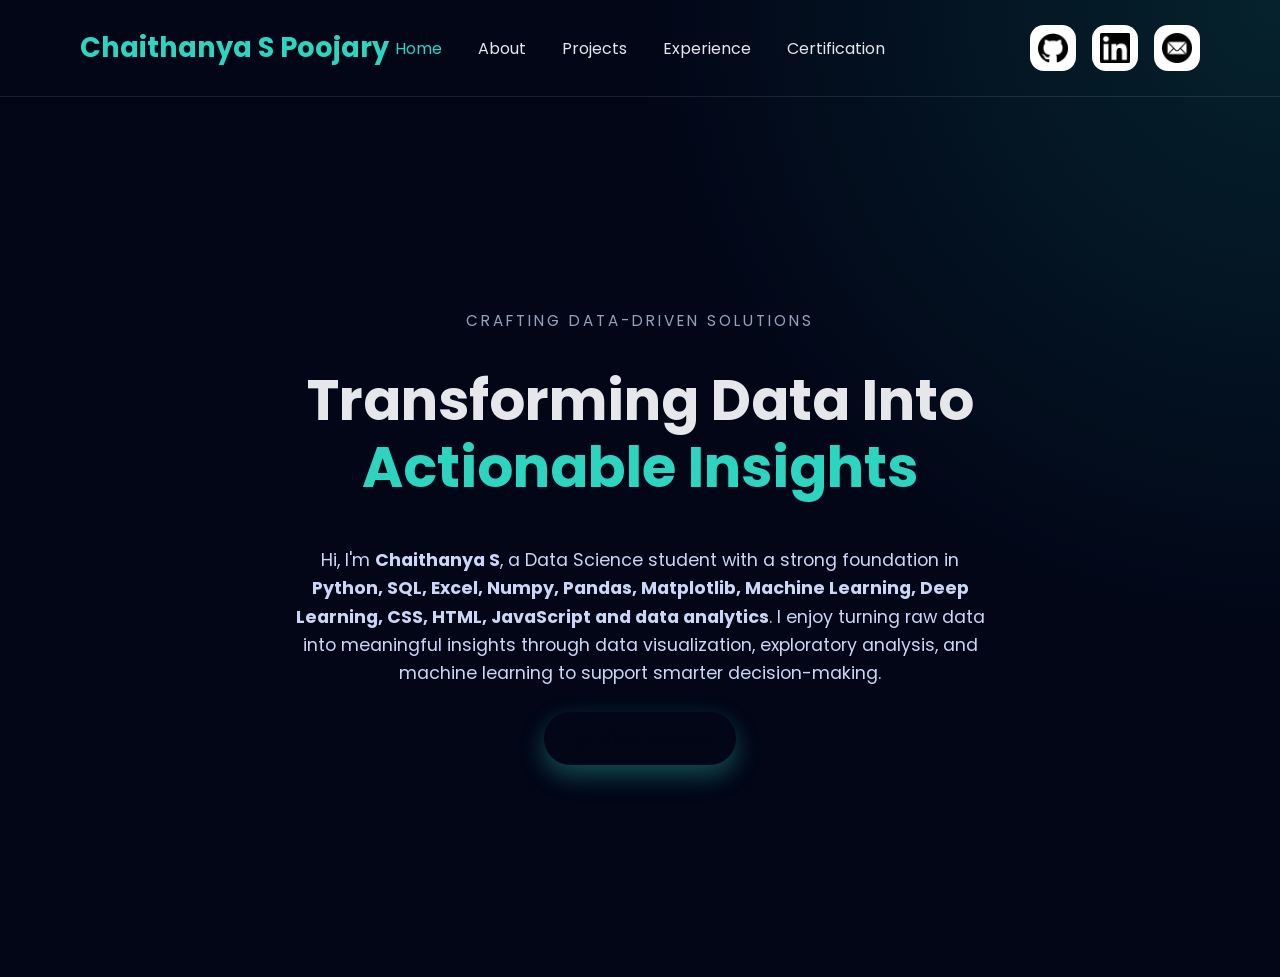
<file: index.html>
<!DOCTYPE html>
<html lang="en">
<head>
  <meta charset="UTF-8">
  <meta name="viewport" content="width=device-width, initial-scale=1.0">
  <title>Portfolio</title>
  <link rel="stylesheet" href="./assets/css/main.css">
</head>
<body>

  <header class="navbar">
    <h2 class="logo"><a href="index.html">Chaithanya S Poojary</a></h2>

    <nav class="header-nav">
      <a href="./index.html" class="active">Home</a>
      <a href="./aboutme.html">About</a>
      <a href="./project.html">Projects</a>
      <a href="./experience.html">Experience</a>
      <a href="./certifiction.html">Certification</a>
    </nav>

    <div class="icon-row">
      <a href="https://github.com/cspoojary" target="_blank" class="icon-box" title="GitHub">
        <img src="assets/images/github.png" alt="GitHub">
      </a>
      <a href="https://www.linkedin.com/in/chaithanya-s-poojary05/" target="_blank" class="icon-box" title="LinkedIn">
        <img src="assets/images/linkedin-logo.png" alt="LinkedIn">
      </a>
      <a href="mailto:chaithanyaspoojary05@gmail.com" class="icon-box" title="Email">
        <img src="assets/images/email.png" alt="Email">
      </a>
    </div>

    <button class="hamburger" id="hamburger" aria-label="Toggle menu" aria-expanded="false">
      <span></span><span></span><span></span>
    </button>
  </header>

  <nav class="mobile-menu" id="mobile-menu">
    <a href="./index.html" class="active">Home</a>
    <a href="./aboutme.html">About</a>
    <a href="./project.html">Projects</a>
    <a href="./experience.html">Experience</a>
    <a href="./certifiction.html">Certification</a>
  </nav>

  <section class="hero">
    <p class="tagline">CRAFTING DATA-DRIVEN SOLUTIONS</p>

    <h1>Transforming Data Into <br><span>Actionable Insights</span></h1>

    <p class="description">
      Hi, I'm <b>Chaithanya S</b>, a Data Science student with a strong foundation in
      <b>Python, SQL, Excel, Numpy, Pandas, Matplotlib, Machine Learning, Deep Learning, CSS, HTML, JavaScript and data analytics</b>.
      I enjoy turning raw data into meaningful insights through data visualization, exploratory analysis,
      and machine learning to support smarter decision-making.
    </p>

    <a class="resume-btn"
      href="https://chaithanya.chethanspoojary.com/wp-content/uploads/2026/02/Chaithanya_S_Resume.pdf"
      target="_blank"
      title="Resume">
      <svg xmlns="http://www.w3.org/2000/svg" width="18" height="18" viewBox="0 0 24 24" fill="none"
        stroke="currentColor" stroke-width="2.5" stroke-linecap="round" stroke-linejoin="round">
        <path d="M21 15v4a2 2 0 0 1-2 2H5a2 2 0 0 1-2-2v-4"/>
        <polyline points="7 10 12 15 17 10"/>
        <line x1="12" y1="15" x2="12" y2="3"/>
      </svg>
      View Resume
    </a>

    <!-- Social icons: hidden on desktop, shown below resume btn on mobile -->
    <div class="hero-icons">
      <a href="https://github.com/cspoojary" target="_blank" class="icon-box" title="GitHub">
        <img src="assets/images/github.png" alt="GitHub">
      </a>
      <a href="https://www.linkedin.com/in/chaithanya-s-poojary05/" target="_blank" class="icon-box" title="LinkedIn">
        <img src="assets/images/linkedin-logo.png" alt="LinkedIn">
      </a>
      <a href="mailto:chaithanyaspoojary05@gmail.com" class="icon-box" title="Email">
        <img src="assets/images/email.png" alt="Email">
      </a>
    </div>
  </section>

  <script>
    const btn = document.getElementById('hamburger');
    const menu = document.getElementById('mobile-menu');
    btn.addEventListener('click', () => {
      const open = menu.classList.toggle('open');
      btn.classList.toggle('open', open);
      btn.setAttribute('aria-expanded', open);
    });
    menu.querySelectorAll('a').forEach(function(a) {
      a.addEventListener('click', function() {
        menu.classList.remove('open');
        btn.classList.remove('open');
        btn.setAttribute('aria-expanded', false);
      });
    });
  </script>

</body>
</html>
</file>
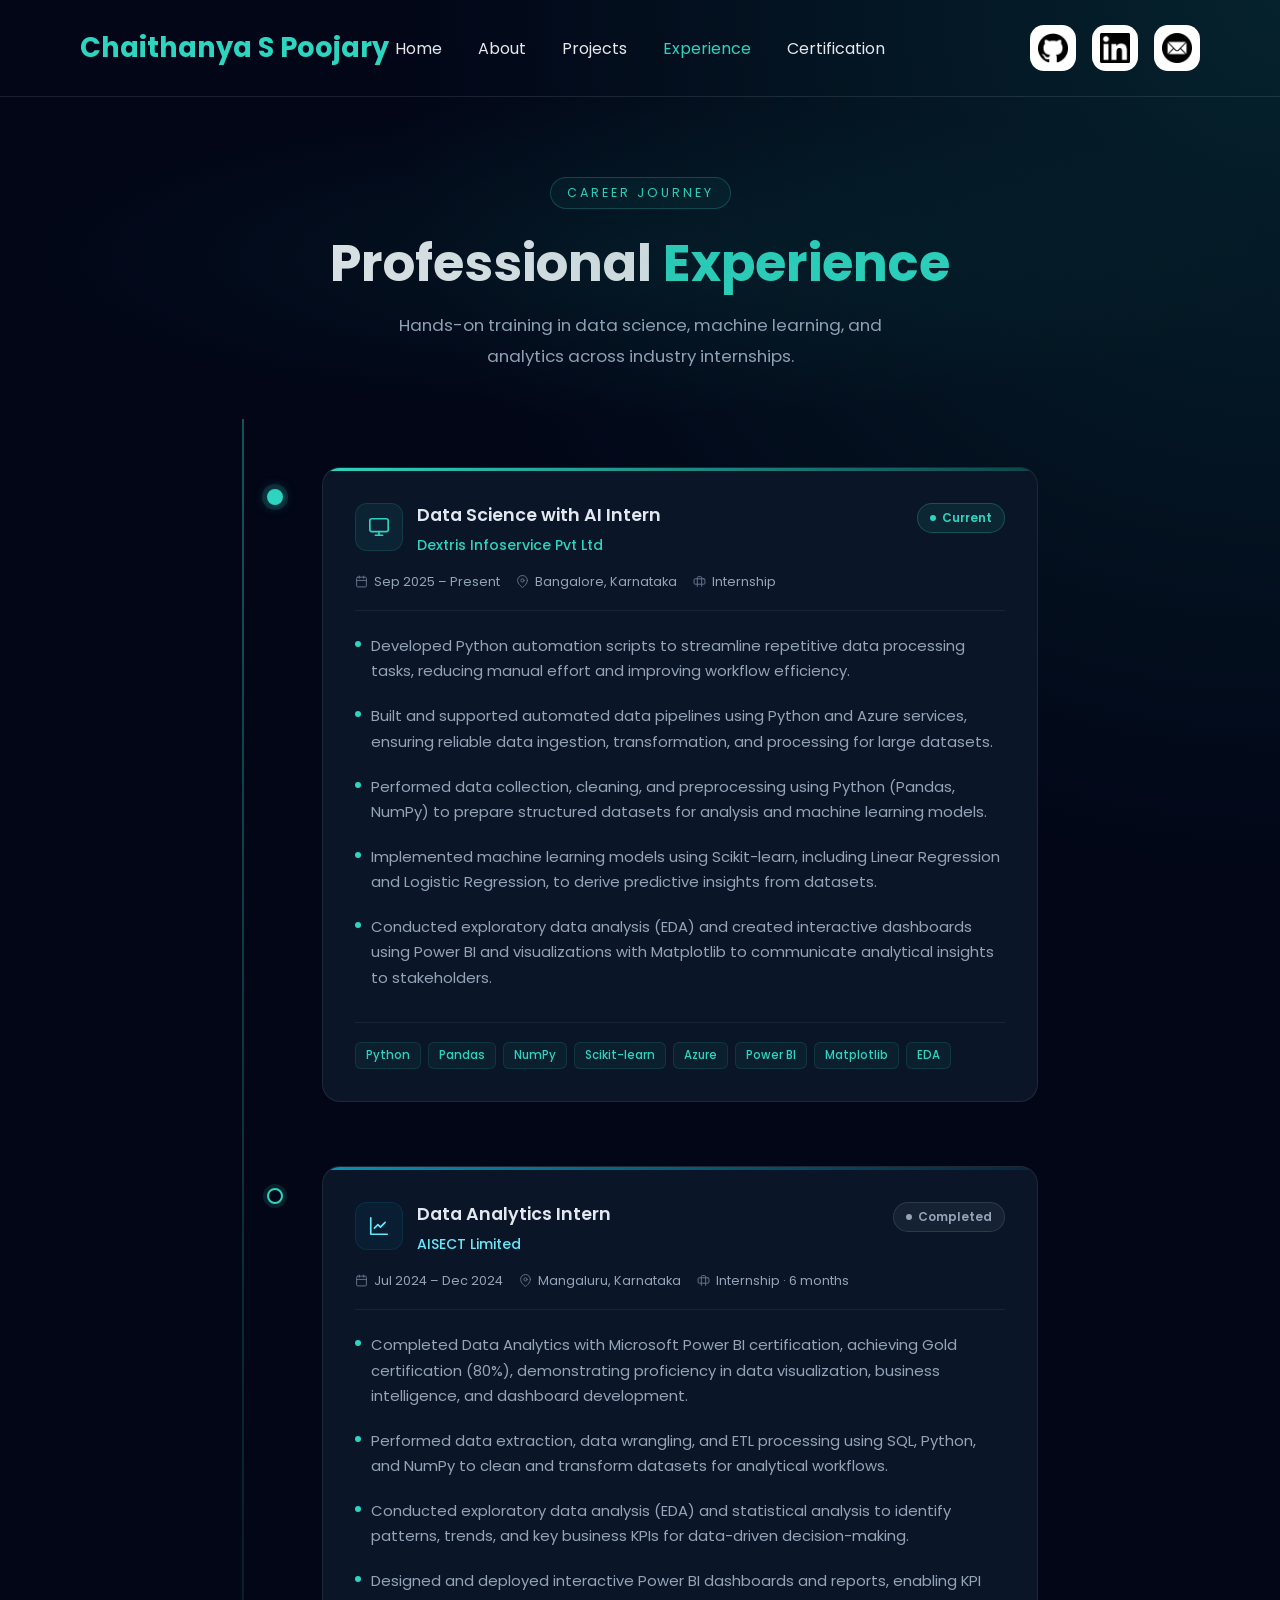
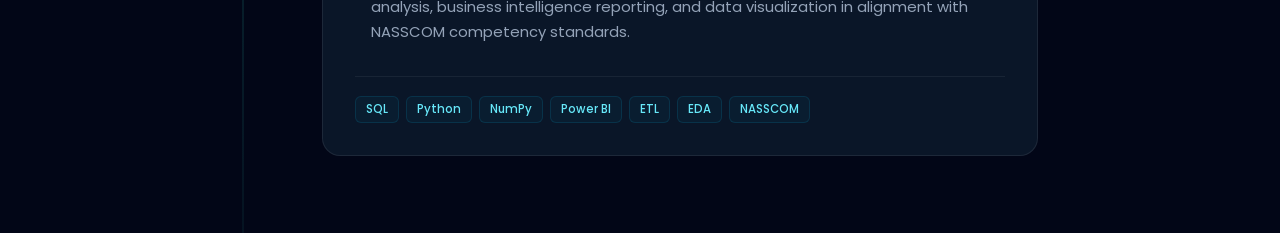
<file: experience.html>
<!DOCTYPE html>
<html lang="en">
<head>
  <meta charset="UTF-8">
  <meta name="viewport" content="width=device-width, initial-scale=1.0">
  <title>Experience</title>
  <link rel="stylesheet" href="./assets/css/main.css">
</head>
<body>

  <header class="navbar">
    <h2 class="logo"><a href="index.html">Chaithanya S Poojary</a></h2>
    <nav class="header-nav">
      <a href="./index.html">Home</a>
      <a href="./aboutme.html">About</a>
      <a href="./project.html">Projects</a>
      <a href="./experience.html" class="active">Experience</a>
      <a href="./certifiction.html">Certification</a>
    </nav>
    <div class="icon-row">
      <a href="https://github.com/cspoojary" target="_blank" class="icon-box" title="GitHub"><img src="assets/images/github.png" alt="GitHub"></a>
      <a href="https://www.linkedin.com/in/chaithanya-s-poojary05/" target="_blank" class="icon-box" title="LinkedIn"><img src="assets/images/linkedin-logo.png" alt="LinkedIn"></a>
      <a href="mailto:chaithanyaspoojary05@gmail.com" class="icon-box" title="Email"><img src="assets/images/email.png" alt="Email"></a>
    </div>
    <button class="hamburger" id="hamburger" aria-label="Toggle menu" aria-expanded="false">
      <span></span><span></span><span></span>
    </button>
  </header>

  <nav class="mobile-menu" id="mobile-menu">
    <a href="./index.html">Home</a>
    <a href="./aboutme.html">About</a>
    <a href="./project.html">Projects</a>
    <a href="./experience.html" class="active">Experience</a>
    <a href="./certifiction.html">Certification</a>
  </nav>

  <!-- Hero -->
  <div class="exp-hero">
    <span class="exp-tagline">Career Journey</span>
    <h1>Professional <span>Experience</span></h1>
    <p>Hands-on training in data science, machine learning, and analytics across industry internships.</p>
  </div>

  <!-- Timeline -->
  <div class="timeline-wrapper">

    <!-- Entry 1: Current -->
    <div class="timeline-item">
      <div class="timeline-dot active-dot"></div>
      <div class="exp-card-new">
        <div class="card-accent"></div>
        <div class="card-body">

          <div class="card-top">
            <div class="role-info">
              <div class="role-icon">
                <svg fill="none" viewBox="0 0 24 24" stroke-width="1.8" stroke-linecap="round" stroke-linejoin="round">
                  <rect x="2" y="3" width="20" height="14" rx="2"/><path d="M8 21h8M12 17v4"/>
                </svg>
              </div>
              <div class="role-text">
                <h3>Data Science with AI Intern</h3>
                <span class="company">Dextris Infoservice Pvt Ltd</span>
              </div>
            </div>
            <span class="status-badge badge-current">
              <span class="badge-dot"></span> Current
            </span>
          </div>

          <div class="meta-row">
            <span class="meta-chip">
              <svg fill="none" viewBox="0 0 24 24" stroke-width="1.8" stroke-linecap="round" stroke-linejoin="round"><rect x="3" y="4" width="18" height="18" rx="2"/><line x1="16" y1="2" x2="16" y2="6"/><line x1="8" y1="2" x2="8" y2="6"/><line x1="3" y1="10" x2="21" y2="10"/></svg>
              Sep 2025 – Present
            </span>
            <span class="meta-chip">
              <svg fill="none" viewBox="0 0 24 24" stroke-width="1.8" stroke-linecap="round" stroke-linejoin="round"><path d="M21 10c0 7-9 13-9 13s-9-6-9-13a9 9 0 0 1 18 0z"/><circle cx="12" cy="10" r="3"/></svg>
              Bangalore, Karnataka
            </span>
            <span class="meta-chip">
              <svg fill="none" viewBox="0 0 24 24" stroke-width="1.8" stroke-linecap="round" stroke-linejoin="round"><path d="M20 7H4a2 2 0 0 0-2 2v6a2 2 0 0 0 2 2h16a2 2 0 0 0 2-2V9a2 2 0 0 0-2-2z"/><path d="M16 21V5a2 2 0 0 0-2-2h-4a2 2 0 0 0-2 2v16"/></svg>
              Internship
            </span>
          </div>

          <ul class="responsibilities">
            <li>Developed Python automation scripts to streamline repetitive data processing tasks, reducing manual effort and improving workflow efficiency.</li>
            <li>Built and supported automated data pipelines using Python and Azure services, ensuring reliable data ingestion, transformation, and processing for large datasets.</li>
            <li>Performed data collection, cleaning, and preprocessing using Python (Pandas, NumPy) to prepare structured datasets for analysis and machine learning models.</li>
            <li>Implemented machine learning models using Scikit-learn, including Linear Regression and Logistic Regression, to derive predictive insights from datasets.</li>
            <li>Conducted exploratory data analysis (EDA) and created interactive dashboards using Power BI and visualizations with Matplotlib to communicate analytical insights to stakeholders.</li>
          </ul>

          <div class="exp-tags">
            <span class="exp-tag">Python</span>
            <span class="exp-tag">Pandas</span>
            <span class="exp-tag">NumPy</span>
            <span class="exp-tag">Scikit-learn</span>
            <span class="exp-tag">Azure</span>
            <span class="exp-tag">Power BI</span>
            <span class="exp-tag">Matplotlib</span>
            <span class="exp-tag">EDA</span>
          </div>

        </div>
      </div>
    </div>

    <!-- Entry 2: Completed -->
    <div class="timeline-item">
      <div class="timeline-dot"></div>
      <div class="exp-card-new">
        <div class="card-accent" style="background: linear-gradient(90deg, #0891b2, #0891b220);"></div>
        <div class="card-body">

          <div class="card-top">
            <div class="role-info">
              <div class="role-icon" style="background:#0891b212; border-color:#0891b225;">
                <svg fill="none" viewBox="0 0 24 24" stroke-width="1.8" stroke-linecap="round" stroke-linejoin="round" style="stroke:#67e8f9;">
                  <path d="M3 3v18h18"/><path d="M18.7 8l-5.1 5.2-2.8-2.7L7 14.3"/>
                </svg>
              </div>
              <div class="role-text">
                <h3>Data Analytics Intern</h3>
                <span class="company" style="color:#67e8f9;">AISECT Limited</span>
              </div>
            </div>
            <span class="status-badge badge-completed">
              <span class="badge-dot"></span> Completed
            </span>
          </div>

          <div class="meta-row">
            <span class="meta-chip">
              <svg fill="none" viewBox="0 0 24 24" stroke-width="1.8" stroke-linecap="round" stroke-linejoin="round"><rect x="3" y="4" width="18" height="18" rx="2"/><line x1="16" y1="2" x2="16" y2="6"/><line x1="8" y1="2" x2="8" y2="6"/><line x1="3" y1="10" x2="21" y2="10"/></svg>
              Jul 2024 – Dec 2024
            </span>
            <span class="meta-chip">
              <svg fill="none" viewBox="0 0 24 24" stroke-width="1.8" stroke-linecap="round" stroke-linejoin="round"><path d="M21 10c0 7-9 13-9 13s-9-6-9-13a9 9 0 0 1 18 0z"/><circle cx="12" cy="10" r="3"/></svg>
              Mangaluru, Karnataka
            </span>
            <span class="meta-chip">
              <svg fill="none" viewBox="0 0 24 24" stroke-width="1.8" stroke-linecap="round" stroke-linejoin="round"><path d="M20 7H4a2 2 0 0 0-2 2v6a2 2 0 0 0 2 2h16a2 2 0 0 0 2-2V9a2 2 0 0 0-2-2z"/><path d="M16 21V5a2 2 0 0 0-2-2h-4a2 2 0 0 0-2 2v16"/></svg>
              Internship · 6 months
            </span>
          </div>

          <ul class="responsibilities">
            <li>Completed Data Analytics with Microsoft Power BI certification, achieving Gold certification (80%), demonstrating proficiency in data visualization, business intelligence, and dashboard development.</li>
            <li>Performed data extraction, data wrangling, and ETL processing using SQL, Python, and NumPy to clean and transform datasets for analytical workflows.</li>
            <li>Conducted exploratory data analysis (EDA) and statistical analysis to identify patterns, trends, and key business KPIs for data-driven decision-making.</li>
            <li>Designed and deployed interactive Power BI dashboards and reports, enabling KPI analysis, business intelligence reporting, and data visualization in alignment with NASSCOM competency standards.</li>
          </ul>

          <div class="exp-tags">
            <span class="exp-tag" style="color:#67e8f9; border-color:#0891b230; background:#0891b210;">SQL</span>
            <span class="exp-tag" style="color:#67e8f9; border-color:#0891b230; background:#0891b210;">Python</span>
            <span class="exp-tag" style="color:#67e8f9; border-color:#0891b230; background:#0891b210;">NumPy</span>
            <span class="exp-tag" style="color:#67e8f9; border-color:#0891b230; background:#0891b210;">Power BI</span>
            <span class="exp-tag" style="color:#67e8f9; border-color:#0891b230; background:#0891b210;">ETL</span>
            <span class="exp-tag" style="color:#67e8f9; border-color:#0891b230; background:#0891b210;">EDA</span>
            <span class="exp-tag" style="color:#67e8f9; border-color:#0891b230; background:#0891b210;">NASSCOM</span>
          </div>

        </div>
      </div>
    </div>

  </div><!-- end timeline-wrapper -->

  <script>
    const btn = document.getElementById('hamburger');
    const menu = document.getElementById('mobile-menu');
    btn.addEventListener('click', function() {
      const open = menu.classList.toggle('open');
      btn.classList.toggle('open', open);
      btn.setAttribute('aria-expanded', open);
    });
    menu.querySelectorAll('a').forEach(function(a) {
      a.addEventListener('click', function() {
        menu.classList.remove('open');
        btn.classList.remove('open');
        btn.setAttribute('aria-expanded', false);
      });
    });
  </script>

</body>
</html>
</file>
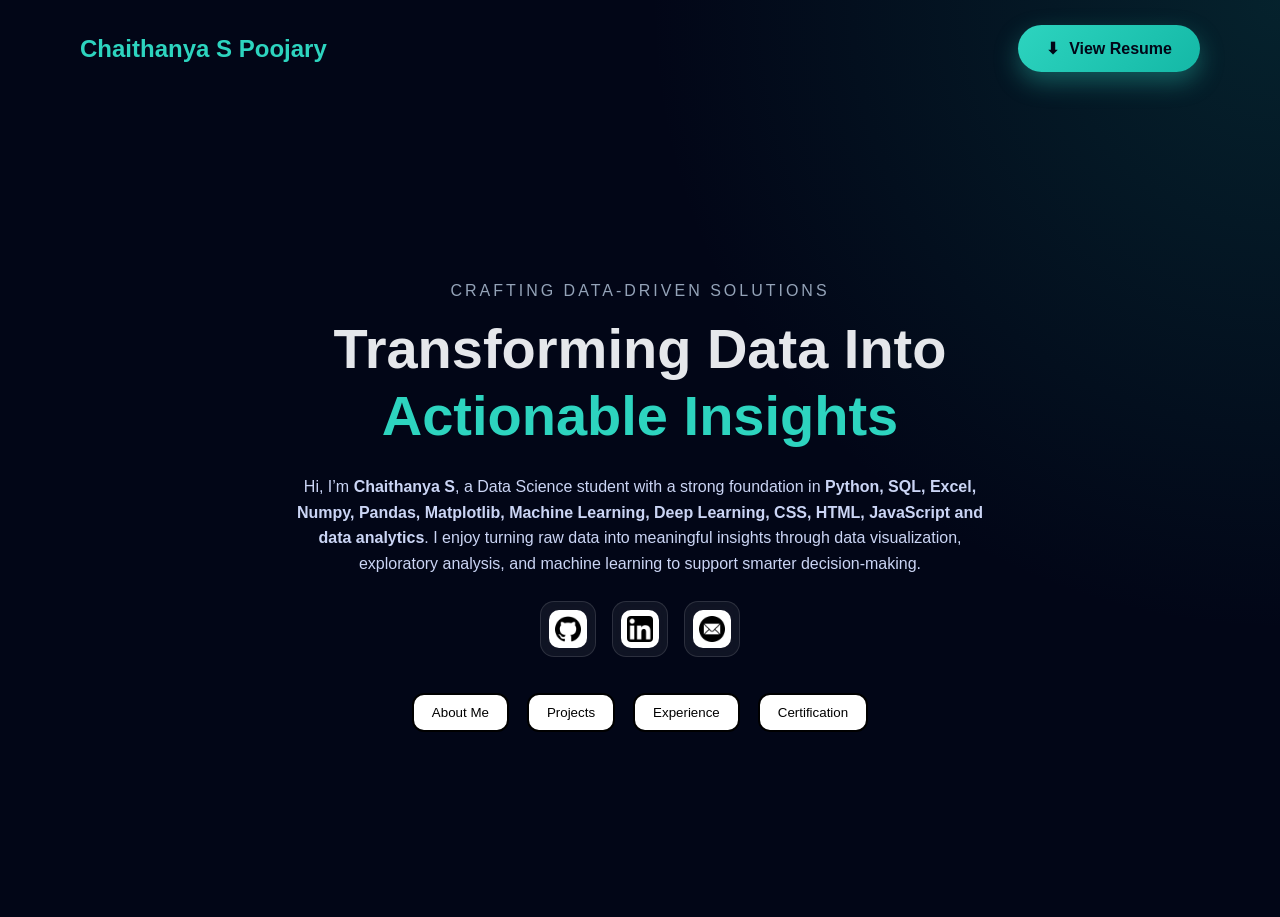
<file: Portfoli.html>
<!DOCTYPE html>
<html lang="en">
<head>
  <meta charset="UTF-8">
  <meta name ="Viewpost" content="width=device-width, initial-scaled=1.0">
  <title>Portfolio</title>
  <link rel="stylesheet" href="Portfolio.css">
</head>
<body>
  <header class="navbar ">
    <h2 class="logo ">Chaithanya S Poojary</h2>
    <a class="resume-btn"
    href="https://chaithanya.chethanspoojary.com/wp-content/uploads/2026/02/Chaithanya_S_Resume.pdf"
    target="_blank"
    title="Resume">
    <span class="icon">⬇</span>
    View Resume
  </a>
  </header>


  <section class="hero">
    <p class="tagline">CRAFTING DATA-DRIVEN SOLUTIONS</p>

    <h1>
      Transforming Data Into <br>
      <span>Actionable Insights</span>
    </h1>

    <p class="description">
        Hi, I’m <b>Chaithanya S</b>, a Data Science student with a strong foundation in
        <b>Python, SQL, Excel, Numpy, Pandas, Matplotlib, Machine Learning, Deep Learning, CSS, HTML, JavaScript and data analytics</b>. I enjoy turning raw data into meaningful insights
        through data visualization, exploratory analysis, and machine learning to support
        smarter decision-making.
    </p>
    <div class="social-icons icon-row">
      <!-- GitHub -->
      <a href="https://github.com/cspoojary" target="_blank" class="icon-box" title="GitHub">
        <img src="github.png" alt="GitHub">
      </a>

      <!-- LinkedIn -->
      <a href="https://www.linkedin.com/in/chaithanya-s-poojary05/" target="_blank" class="icon-box" title="LinkedIn">
        <img src="linkedin-logo.png" alt="LinkedIn">
      </a>

      <!-- Gmail -->
      <a href="mailto:chaithanyaspoojary05@gmail.com" class="icon-box" title="Email">
        <img src="email.png" alt="Email">
      </a>
    </div>


    <br><br>
    <div class="buttons">
      <a href="file:///D:/web%20development/portfolio/aboutme.html" >
        <button>About Me</button>
      </a>
      <a href="file:///D:/web%20development/portfolio/project.html">
        <button>Projects</button>
      </a>
      <a href="file:///D:/web%20development/portfolio/experience.html">
        <button>Experience</button>
      </a>
      <a href="file:///D:/web%20development/portfolio/certifiction.html">
        <button>Certification</button>
      </a>
    </div>

  </section>

</body>
</html>
</file>
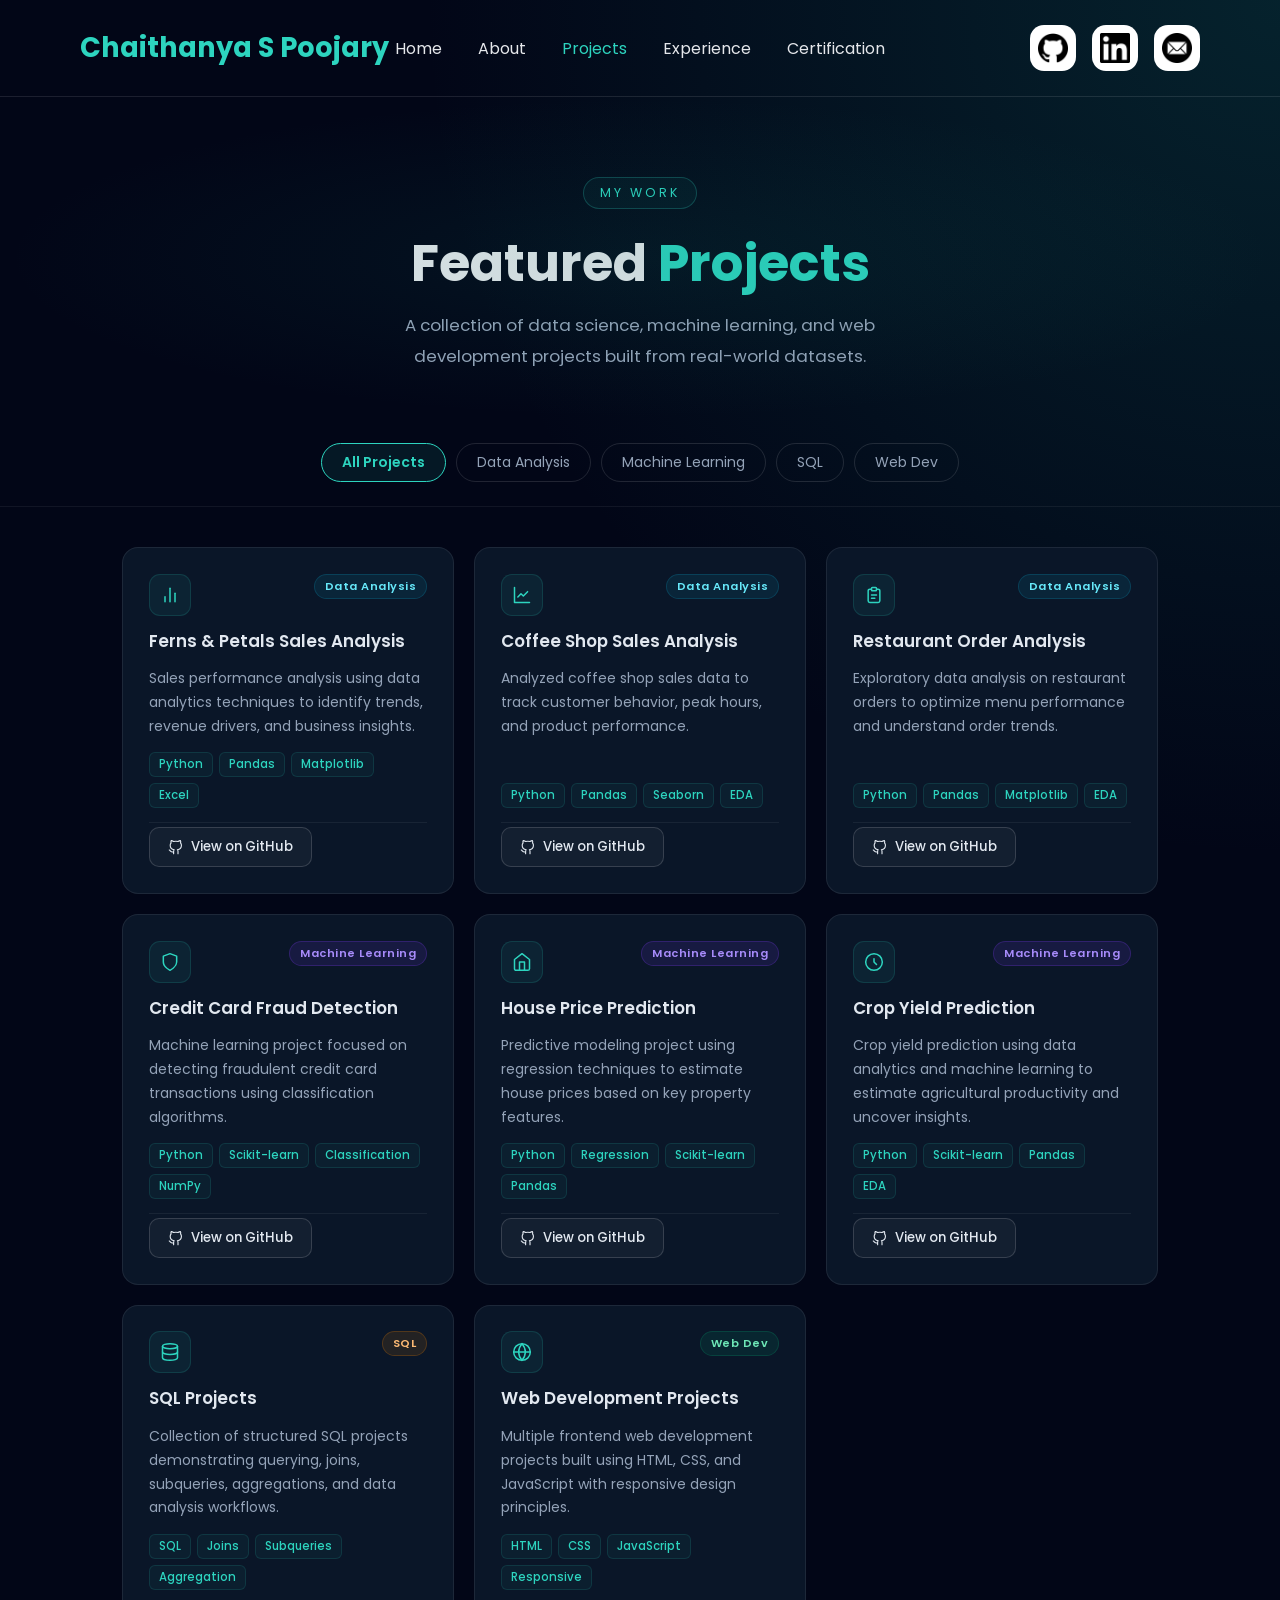
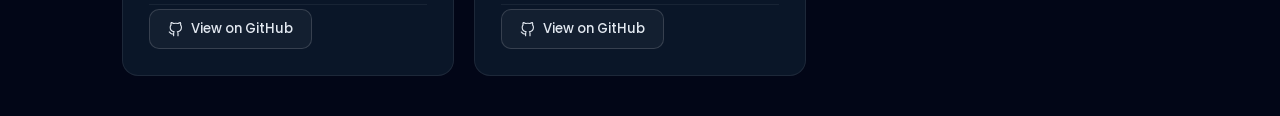
<file: project.html>
<!DOCTYPE html>
<html lang="en">
<head>
  <meta charset="UTF-8">
  <meta name="viewport" content="width=device-width, initial-scale=1.0">
  <title>Projects</title>
  <link rel="stylesheet" href="./assets/css/main.css">
</head>
<body>

  <header class="navbar">
    <h2 class="logo"><a href="index.html">Chaithanya S Poojary</a></h2>
    <nav class="header-nav">
      <a href="./index.html">Home</a>
      <a href="./aboutme.html">About</a>
      <a href="./project.html" class="active">Projects</a>
      <a href="./experience.html">Experience</a>
      <a href="./certifiction.html">Certification</a>
    </nav>
    <div class="icon-row">
      <a href="https://github.com/cspoojary" target="_blank" class="icon-box" title="GitHub"><img src="assets/images/github.png" alt="GitHub"></a>
      <a href="https://www.linkedin.com/in/chaithanya-s-poojary05/" target="_blank" class="icon-box" title="LinkedIn"><img src="assets/images/linkedin-logo.png" alt="LinkedIn"></a>
      <a href="mailto:chaithanyaspoojary05@gmail.com" class="icon-box" title="Email"><img src="assets/images/email.png" alt="Email"></a>
    </div>
    <button class="hamburger" id="hamburger" aria-label="Toggle menu" aria-expanded="false">
      <span></span><span></span><span></span>
    </button>
  </header>

  <nav class="mobile-menu" id="mobile-menu">
    <a href="./index.html">Home</a>
    <a href="./aboutme.html">About</a>
    <a href="./project.html" class="active">Projects</a>
    <a href="./experience.html">Experience</a>
    <a href="./certifiction.html">Certification</a>
  </nav>

  <!-- Hero -->
  <div class="projects-hero">
    <span class="projects-tagline">My Work</span>
    <h1>Featured <span>Projects</span></h1>
    <p>A collection of data science, machine learning, and web development projects built from real-world datasets.</p>
  </div>

  <!-- Filter Tabs -->
  <div class="filter-bar">
    <button class="filter-btn active" data-filter="all">All Projects</button>
    <button class="filter-btn" data-filter="da">Data Analysis</button>
    <button class="filter-btn" data-filter="ml">Machine Learning</button>
    <button class="filter-btn" data-filter="sql">SQL</button>
    <button class="filter-btn" data-filter="web">Web Dev</button>
  </div>

  <!-- Projects Grid -->
  <div class="projects-grid" id="projects-grid">

    <div class="project-card" data-category="da">
      <div class="card-header">
        <div class="card-icon">
          <svg fill="none" viewBox="0 0 24 24" stroke-width="1.8" stroke-linecap="round" stroke-linejoin="round"><line x1="18" y1="20" x2="18" y2="10"/><line x1="12" y1="20" x2="12" y2="4"/><line x1="6" y1="20" x2="6" y2="14"/></svg>
        </div>
        <span class="category-badge badge-da">Data Analysis</span>
      </div>
      <div class="card-title">Ferns &amp; Petals Sales Analysis</div>
      <div class="card-desc">Sales performance analysis using data analytics techniques to identify trends, revenue drivers, and business insights.</div>
      <div class="card-tags">
        <span class="card-tag">Python</span>
        <span class="card-tag">Pandas</span>
        <span class="card-tag">Matplotlib</span>
        <span class="card-tag">Excel</span>
      </div>
      <div class="card-footer">
        <a href="https://github.com/cspoojary/Ferns_and_Petals_Sales_Analysis" target="_blank" class="github-btn">
          <svg fill="none" viewBox="0 0 24 24" stroke-width="1.8" stroke-linecap="round" stroke-linejoin="round"><path d="M9 19c-5 1.5-5-2.5-7-3m14 6v-3.87a3.37 3.37 0 0 0-.94-2.61c3.14-.35 6.44-1.54 6.44-7A5.44 5.44 0 0 0 20 4.77 5.07 5.07 0 0 0 19.91 1S18.73.65 16 2.48a13.38 13.38 0 0 0-7 0C6.27.65 5.09 1 5.09 1A5.07 5.07 0 0 0 5 4.77a5.44 5.44 0 0 0-1.5 3.78c0 5.42 3.3 6.61 6.44 7A3.37 3.37 0 0 0 9 18.13V22"/></svg>
          View on GitHub
        </a>
      </div>
    </div>

    <div class="project-card" data-category="da">
      <div class="card-header">
        <div class="card-icon">
          <svg fill="none" viewBox="0 0 24 24" stroke-width="1.8" stroke-linecap="round" stroke-linejoin="round"><path d="M3 3v18h18"/><path d="M18.7 8l-5.1 5.2-2.8-2.7L7 14.3"/></svg>
        </div>
        <span class="category-badge badge-da">Data Analysis</span>
      </div>
      <div class="card-title">Coffee Shop Sales Analysis</div>
      <div class="card-desc">Analyzed coffee shop sales data to track customer behavior, peak hours, and product performance.</div>
      <div class="card-tags">
        <span class="card-tag">Python</span>
        <span class="card-tag">Pandas</span>
        <span class="card-tag">Seaborn</span>
        <span class="card-tag">EDA</span>
      </div>
      <div class="card-footer">
        <a href="https://github.com/cspoojary/Coffee-Shop-Sales-Analysis" target="_blank" class="github-btn">
          <svg fill="none" viewBox="0 0 24 24" stroke-width="1.8" stroke-linecap="round" stroke-linejoin="round"><path d="M9 19c-5 1.5-5-2.5-7-3m14 6v-3.87a3.37 3.37 0 0 0-.94-2.61c3.14-.35 6.44-1.54 6.44-7A5.44 5.44 0 0 0 20 4.77 5.07 5.07 0 0 0 19.91 1S18.73.65 16 2.48a13.38 13.38 0 0 0-7 0C6.27.65 5.09 1 5.09 1A5.07 5.07 0 0 0 5 4.77a5.44 5.44 0 0 0-1.5 3.78c0 5.42 3.3 6.61 6.44 7A3.37 3.37 0 0 0 9 18.13V22"/></svg>
          View on GitHub
        </a>
      </div>
    </div>

    <div class="project-card" data-category="da">
      <div class="card-header">
        <div class="card-icon">
          <svg fill="none" viewBox="0 0 24 24" stroke-width="1.8" stroke-linecap="round" stroke-linejoin="round"><path d="M9 5H7a2 2 0 0 0-2 2v12a2 2 0 0 0 2 2h10a2 2 0 0 0 2-2V7a2 2 0 0 0-2-2h-2"/><rect x="9" y="3" width="6" height="4" rx="1"/><path d="M9 12h6M9 16h4"/></svg>
        </div>
        <span class="category-badge badge-da">Data Analysis</span>
      </div>
      <div class="card-title">Restaurant Order Analysis</div>
      <div class="card-desc">Exploratory data analysis on restaurant orders to optimize menu performance and understand order trends.</div>
      <div class="card-tags">
        <span class="card-tag">Python</span>
        <span class="card-tag">Pandas</span>
        <span class="card-tag">Matplotlib</span>
        <span class="card-tag">EDA</span>
      </div>
      <div class="card-footer">
        <a href="https://github.com/cspoojary/Restaurant-Order-Analysis?tab=readme-ov-file" target="_blank" class="github-btn">
          <svg fill="none" viewBox="0 0 24 24" stroke-width="1.8" stroke-linecap="round" stroke-linejoin="round"><path d="M9 19c-5 1.5-5-2.5-7-3m14 6v-3.87a3.37 3.37 0 0 0-.94-2.61c3.14-.35 6.44-1.54 6.44-7A5.44 5.44 0 0 0 20 4.77 5.07 5.07 0 0 0 19.91 1S18.73.65 16 2.48a13.38 13.38 0 0 0-7 0C6.27.65 5.09 1 5.09 1A5.07 5.07 0 0 0 5 4.77a5.44 5.44 0 0 0-1.5 3.78c0 5.42 3.3 6.61 6.44 7A3.37 3.37 0 0 0 9 18.13V22"/></svg>
          View on GitHub
        </a>
      </div>
    </div>

    <div class="project-card" data-category="ml">
      <div class="card-header">
        <div class="card-icon">
          <svg fill="none" viewBox="0 0 24 24" stroke-width="1.8" stroke-linecap="round" stroke-linejoin="round"><path d="M12 22s8-4 8-10V5l-8-3-8 3v7c0 6 8 10 8 10z"/></svg>
        </div>
        <span class="category-badge badge-ml">Machine Learning</span>
      </div>
      <div class="card-title">Credit Card Fraud Detection</div>
      <div class="card-desc">Machine learning project focused on detecting fraudulent credit card transactions using classification algorithms.</div>
      <div class="card-tags">
        <span class="card-tag">Python</span>
        <span class="card-tag">Scikit-learn</span>
        <span class="card-tag">Classification</span>
        <span class="card-tag">NumPy</span>
      </div>
      <div class="card-footer">
        <a href="https://github.com/cspoojary/Credit_card_fraud_detection" target="_blank" class="github-btn">
          <svg fill="none" viewBox="0 0 24 24" stroke-width="1.8" stroke-linecap="round" stroke-linejoin="round"><path d="M9 19c-5 1.5-5-2.5-7-3m14 6v-3.87a3.37 3.37 0 0 0-.94-2.61c3.14-.35 6.44-1.54 6.44-7A5.44 5.44 0 0 0 20 4.77 5.07 5.07 0 0 0 19.91 1S18.73.65 16 2.48a13.38 13.38 0 0 0-7 0C6.27.65 5.09 1 5.09 1A5.07 5.07 0 0 0 5 4.77a5.44 5.44 0 0 0-1.5 3.78c0 5.42 3.3 6.61 6.44 7A3.37 3.37 0 0 0 9 18.13V22"/></svg>
          View on GitHub
        </a>
      </div>
    </div>

    <div class="project-card" data-category="ml">
      <div class="card-header">
        <div class="card-icon">
          <svg fill="none" viewBox="0 0 24 24" stroke-width="1.8" stroke-linecap="round" stroke-linejoin="round"><path d="M3 9l9-7 9 7v11a2 2 0 0 1-2 2H5a2 2 0 0 1-2-2z"/><polyline points="9 22 9 12 15 12 15 22"/></svg>
        </div>
        <span class="category-badge badge-ml">Machine Learning</span>
      </div>
      <div class="card-title">House Price Prediction</div>
      <div class="card-desc">Predictive modeling project using regression techniques to estimate house prices based on key property features.</div>
      <div class="card-tags">
        <span class="card-tag">Python</span>
        <span class="card-tag">Regression</span>
        <span class="card-tag">Scikit-learn</span>
        <span class="card-tag">Pandas</span>
      </div>
      <div class="card-footer">
        <a href="https://github.com/cspoojary/Projects/blob/main/House_Price_prediction/House_Prediction.md" target="_blank" class="github-btn">
          <svg fill="none" viewBox="0 0 24 24" stroke-width="1.8" stroke-linecap="round" stroke-linejoin="round"><path d="M9 19c-5 1.5-5-2.5-7-3m14 6v-3.87a3.37 3.37 0 0 0-.94-2.61c3.14-.35 6.44-1.54 6.44-7A5.44 5.44 0 0 0 20 4.77 5.07 5.07 0 0 0 19.91 1S18.73.65 16 2.48a13.38 13.38 0 0 0-7 0C6.27.65 5.09 1 5.09 1A5.07 5.07 0 0 0 5 4.77a5.44 5.44 0 0 0-1.5 3.78c0 5.42 3.3 6.61 6.44 7A3.37 3.37 0 0 0 9 18.13V22"/></svg>
          View on GitHub
        </a>
      </div>
    </div>

    <div class="project-card" data-category="ml">
      <div class="card-header">
        <div class="card-icon">
          <svg fill="none" viewBox="0 0 24 24" stroke-width="1.8" stroke-linecap="round" stroke-linejoin="round"><path d="M12 2a10 10 0 1 0 0 20A10 10 0 0 0 12 2z"/><path d="M12 8v4l3 3"/></svg>
        </div>
        <span class="category-badge badge-ml">Machine Learning</span>
      </div>
      <div class="card-title">Crop Yield Prediction</div>
      <div class="card-desc">Crop yield prediction using data analytics and machine learning to estimate agricultural productivity and uncover insights.</div>
      <div class="card-tags">
        <span class="card-tag">Python</span>
        <span class="card-tag">Scikit-learn</span>
        <span class="card-tag">Pandas</span>
        <span class="card-tag">EDA</span>
      </div>
      <div class="card-footer">
        <a href="https://github.com/cspoojary/Projects/tree/main/Crop_Yield_Prediction" target="_blank" class="github-btn">
          <svg fill="none" viewBox="0 0 24 24" stroke-width="1.8" stroke-linecap="round" stroke-linejoin="round"><path d="M9 19c-5 1.5-5-2.5-7-3m14 6v-3.87a3.37 3.37 0 0 0-.94-2.61c3.14-.35 6.44-1.54 6.44-7A5.44 5.44 0 0 0 20 4.77 5.07 5.07 0 0 0 19.91 1S18.73.65 16 2.48a13.38 13.38 0 0 0-7 0C6.27.65 5.09 1 5.09 1A5.07 5.07 0 0 0 5 4.77a5.44 5.44 0 0 0-1.5 3.78c0 5.42 3.3 6.61 6.44 7A3.37 3.37 0 0 0 9 18.13V22"/></svg>
          View on GitHub
        </a>
      </div>
    </div>

    <div class="project-card" data-category="sql">
      <div class="card-header">
        <div class="card-icon">
          <svg fill="none" viewBox="0 0 24 24" stroke-width="1.8" stroke-linecap="round" stroke-linejoin="round"><ellipse cx="12" cy="5" rx="9" ry="3"/><path d="M21 12c0 1.66-4 3-9 3s-9-1.34-9-3"/><path d="M3 5v14c0 1.66 4 3 9 3s9-1.34 9-3V5"/></svg>
        </div>
        <span class="category-badge badge-sql">SQL</span>
      </div>
      <div class="card-title">SQL Projects</div>
      <div class="card-desc">Collection of structured SQL projects demonstrating querying, joins, subqueries, aggregations, and data analysis workflows.</div>
      <div class="card-tags">
        <span class="card-tag">SQL</span>
        <span class="card-tag">Joins</span>
        <span class="card-tag">Subqueries</span>
        <span class="card-tag">Aggregation</span>
      </div>
      <div class="card-footer">
        <a href="https://github.com/cspoojary/Structured-Query-Language-Projects" target="_blank" class="github-btn">
          <svg fill="none" viewBox="0 0 24 24" stroke-width="1.8" stroke-linecap="round" stroke-linejoin="round"><path d="M9 19c-5 1.5-5-2.5-7-3m14 6v-3.87a3.37 3.37 0 0 0-.94-2.61c3.14-.35 6.44-1.54 6.44-7A5.44 5.44 0 0 0 20 4.77 5.07 5.07 0 0 0 19.91 1S18.73.65 16 2.48a13.38 13.38 0 0 0-7 0C6.27.65 5.09 1 5.09 1A5.07 5.07 0 0 0 5 4.77a5.44 5.44 0 0 0-1.5 3.78c0 5.42 3.3 6.61 6.44 7A3.37 3.37 0 0 0 9 18.13V22"/></svg>
          View on GitHub
        </a>
      </div>
    </div>

    <div class="project-card" data-category="web">
      <div class="card-header">
        <div class="card-icon">
          <svg fill="none" viewBox="0 0 24 24" stroke-width="1.8" stroke-linecap="round" stroke-linejoin="round"><circle cx="12" cy="12" r="10"/><line x1="2" y1="12" x2="22" y2="12"/><path d="M12 2a15.3 15.3 0 0 1 4 10 15.3 15.3 0 0 1-4 10 15.3 15.3 0 0 1-4-10 15.3 15.3 0 0 1 4-10z"/></svg>
        </div>
        <span class="category-badge badge-web">Web Dev</span>
      </div>
      <div class="card-title">Web Development Projects</div>
      <div class="card-desc">Multiple frontend web development projects built using HTML, CSS, and JavaScript with responsive design principles.</div>
      <div class="card-tags">
        <span class="card-tag">HTML</span>
        <span class="card-tag">CSS</span>
        <span class="card-tag">JavaScript</span>
        <span class="card-tag">Responsive</span>
      </div>
      <div class="card-footer">
        <a href="https://github.com/cspoojary/Web_Development/tree/main/Projects" target="_blank" class="github-btn">
          <svg fill="none" viewBox="0 0 24 24" stroke-width="1.8" stroke-linecap="round" stroke-linejoin="round"><path d="M9 19c-5 1.5-5-2.5-7-3m14 6v-3.87a3.37 3.37 0 0 0-.94-2.61c3.14-.35 6.44-1.54 6.44-7A5.44 5.44 0 0 0 20 4.77 5.07 5.07 0 0 0 19.91 1S18.73.65 16 2.48a13.38 13.38 0 0 0-7 0C6.27.65 5.09 1 5.09 1A5.07 5.07 0 0 0 5 4.77a5.44 5.44 0 0 0-1.5 3.78c0 5.42 3.3 6.61 6.44 7A3.37 3.37 0 0 0 9 18.13V22"/></svg>
          View on GitHub
        </a>
      </div>
    </div>

    <p class="no-results" id="no-results">No projects found in this category.</p>
  </div>

  <script>
    /* Hamburger */
    const btn = document.getElementById('hamburger');
    const menu = document.getElementById('mobile-menu');
    btn.addEventListener('click', function() {
      const open = menu.classList.toggle('open');
      btn.classList.toggle('open', open);
      btn.setAttribute('aria-expanded', open);
    });
    menu.querySelectorAll('a').forEach(function(a) {
      a.addEventListener('click', function() {
        menu.classList.remove('open');
        btn.classList.remove('open');
        btn.setAttribute('aria-expanded', false);
      });
    });

    /* Filter */
    const filterBtns = document.querySelectorAll('.filter-btn');
    const cards = document.querySelectorAll('.project-card');
    const noResults = document.getElementById('no-results');

    filterBtns.forEach(function(btn) {
      btn.addEventListener('click', function() {
        filterBtns.forEach(function(b) { b.classList.remove('active'); });
        btn.classList.add('active');

        const filter = btn.getAttribute('data-filter');
        let visible = 0;

        cards.forEach(function(card) {
          const match = filter === 'all' || card.getAttribute('data-category') === filter;
          card.classList.toggle('hidden', !match);
          if (match) visible++;
        });

        noResults.classList.toggle('visible', visible === 0);
      });
    });
  </script>

</body>
</html>
</file>
<file: assets/css/main.css>
/* ===== Global Styles ===== */
@import url('https://fonts.googleapis.com/css2?family=Poppins:ital,wght@0,100;0,200;0,300;0,400;0,500;0,600;0,700;0,800;0,900;1,100;1,200;1,300;1,400;1,500;1,600;1,700;1,800;1,900&display=swap');

* {
  margin: 0;
  padding: 0;
  font-family: 'Poppins', Times, serif;
  box-sizing: border-box;
}

body {
  min-height: 70vh;
  color: #e5e7eb;
  background: radial-gradient(circle at top right, #0f766e40, transparent 40%), #020617;
}

/* ===== Header ===== */
.logo {
  color: #2dd4bf;
  font-size: 1.7rem;
  font-weight: bolder;
  font-family: 'Times New Roman', Times, serif;
  flex-shrink: 0;
}

.logo a {
  color: #2dd4bf;
  text-decoration: none;
}

.navbar {
  display: flex;
  justify-content: space-between;
  align-items: center;
  padding: 25px 80px;
  border-bottom: 1px solid rgba(255, 255, 255, 0.1);
  position: relative;
}

.header-nav {
  display: flex;
  gap: 36px;
  position: absolute;
  left: 50%;
  transform: translateX(-50%);
}

.header-nav a {
  font-size: 1rem;
  color: #e5e7eb;
  text-decoration: none;
  transition: color 0.2s;
  white-space: nowrap;
}

.header-nav a:hover,
.header-nav a.active {
  color: #2dd4bf;
}

/* ===== Icons Row ===== */
.icon-row {
  display: flex;
  gap: 16px;
  justify-content: center;
  flex-wrap: wrap;
  flex-shrink: 0;
}

.icon-box {
  width: 46px;
  height: 46px;
  border-radius: 14px;
  background: white;
  border: 1px solid rgba(255, 255, 255, 0.1);
  display: flex;
  align-items: center;
  justify-content: center;
  backdrop-filter: blur(10px);
  transition: 0.3s ease;
  cursor: pointer;
}

.icon-box img {
  width: 70%;
  height: 70%;
  object-fit: contain;
}

.icon-box:hover {
  transform: translateY(-5px);
  border-color: #2dd4bf;
  box-shadow: 0 15px 30px rgba(45, 212, 191, 0.4);
}

/* ===== Hamburger ===== */
.hamburger {
  display: none;
  flex-direction: column;
  gap: 5px;
  cursor: pointer;
  padding: 6px;
  border: none;
  background: none;
  flex-shrink: 0;
  z-index: 200;
}

.hamburger span {
  display: block;
  width: 24px;
  height: 2px;
  background: #e5e7eb;
  border-radius: 2px;
  transition: transform 0.3s, opacity 0.3s;
}

.hamburger.open span:nth-child(1) { transform: translateY(7px) rotate(45deg); }
.hamburger.open span:nth-child(2) { opacity: 0; }
.hamburger.open span:nth-child(3) { transform: translateY(-7px) rotate(-45deg); }

/* ===== Mobile Menu ===== */
.mobile-menu {
  display: none;
  flex-direction: column;
  background: #0a1628;
  border-bottom: 1px solid rgba(255,255,255,0.1);
  padding: 1rem 1.5rem;
  gap: 0;
}

.mobile-menu.open {
  display: flex;
}

.mobile-menu a {
  font-size: 1rem;
  color: #e5e7eb;
  text-decoration: none;
  padding: 0.75rem 0;
  border-bottom: 1px solid rgba(255,255,255,0.07);
  transition: color 0.2s;
}

.mobile-menu a:last-child { border-bottom: none; }
.mobile-menu a:hover,
.mobile-menu a.active { color: #2dd4bf; }

/* ===== Hero Section ===== */
.hero {
  display: flex;
  flex-direction: column;
  align-items: center;
  text-align: center;
  padding: clamp(3rem, 8vw, 6rem) clamp(1rem, 5vw, 2rem);
  min-height: calc(100vh - 100px);
  justify-content: center;
}

.tagline {
  letter-spacing: 3px;
  color: #94a3b8;
  margin-bottom: 15px;
  font-size: 0.95rem;
}

.hero h1 {
  font-size: clamp(2rem, 5vw, 3.5rem);
  line-height: 1.2;
  margin: 20px 0;
}

.hero h1 span {
  color: #2dd4bf;
}

.description {
  max-width: 700px;
  margin: 25px 0;
  color: #cbd5f5;
  line-height: 1.6;
  font-size: clamp(0.95rem, 2vw, 1.1rem);
}

/* Resume Button */
.resume-btn {
  display: flex;
  align-items: center;
  gap: 10px;
  padding: 14px 28px;
  border-radius: 999px;
  background: linear-gradient(135deg, #2dd4bf);
  color: #020617;
  font-weight: 600;
  text-decoration: none;
  box-shadow: 0 10px 25px rgba(45, 212, 191, 0.35);
  transition: 0.3s ease;
}

.resume-btn svg {
  flex-shrink: 0;
}

.resume-btn:hover {
  transform: translateY(-3px);
  box-shadow: 0 18px 35px rgba(45, 212, 191, 0.8);
}

/* Hero social icons — desktop: hidden, mobile: shown below resume btn */
.hero-icons {
  display: none;
}

/* ===== Profile Section ===== */
.profile {
  padding: 40px 20px;
}

.section {
  max-width: 900px;
  margin: 60px auto;
  padding: 20px;
}

/* ===== Section Title ===== */
.section-title {
  color: #e5e7eb;
  margin: 0 0 10px;
  font-size: clamp(1.8rem, 4vw, 2.8rem);
}

/* ===== Profile Text ===== */
.profile-text {
  max-width: 850px;
  font-size: clamp(1rem, 2vw, 1.3rem);
  line-height: 1.7;
  color: #cbd5f5;
}

/* ===== Skills ===== */
.subtitle {
  margin-top: 15px;
  font-size: 1.1rem;
  color: #2dd4bf;
}

.skills-container {
  margin-top: 20px;
  display: grid;
  grid-template-columns: repeat(2, 1fr);
  gap: 30px;
}

.skill-card {
  background: rgba(255, 255, 255, 0.04);
  border-radius: 18px;
  padding: 30px;
  text-align: left;
  border: 1px solid rgba(255, 255, 255, 0.08);
  backdrop-filter: blur(10px);
  transition: 0.3s ease;
}

.skill-card:hover {
  transform: translateY(-10px);
  border-color: #2dd4bf;
  box-shadow: 0 20px 40px rgba(45, 212, 191, 0.15);
}

.skill-card h3 {
  margin-bottom: 15px;
  font-size: 1.2rem;
  color: #e2e8f0;
}

.skill-card p {
  font-size: 1rem;
  line-height: 1.6;
  color: #cbd5f5;
}

/* ===== Education ===== */
.edu-card {
  max-width: 850px;
  margin: 20px auto;
  padding: 25px;
  text-align: left;
  background: rgba(255, 255, 255, 0.05);
  border-radius: 18px;
  border: 1px solid rgba(255, 255, 255, 0.08);
  transition: 0.3s ease;
}

.edu-card:hover {
  transform: translateY(-8px);
  border-color: #2dd4bf;
  box-shadow: 0 18px 35px rgba(45, 212, 191, 0.15);
}

.edu-card h3 {
  color: #2dd4bf;
  margin-bottom: 10px;
  font-size: 1.1rem;
}

.edu-card p {
  line-height: 1.9;
  color: #cbd5f5;
}

/* ===== Heading ===== */
.main_header {
  display: flex;
  margin-bottom: 30px;
  margin-top: 20px;
  justify-content: center;
  font-size: clamp(1.8rem, 4vw, 3rem);
  padding: 0 20px;
}

/* ===== Projects Grid ===== */
.grid {
  display: grid;
  grid-template-columns: repeat(auto-fit, minmax(280px, 1fr));
  gap: 24px;
  max-width: 1200px;
  margin: 40px auto;
  padding: 20px;
}

.pr_card {
  background: #0f1a2f;
  padding: 24px;
  border-radius: 16px;
  border: 1px solid #ffffff14;
  transition: 0.3s;
}

.pr_card:hover {
  transform: translateY(-8px);
  border-color: #2dd4bf;
  box-shadow: 0 18px 35px #2dd4bf26;
}

.pr_card h3 {
  margin-bottom: 12px;
  font-size: 18px;
}

.pr_card p {
  font-size: 14px;
  line-height: 1.6;
  opacity: 0.85;
  margin-bottom: 20px;
}

.pr_card a {
  display: inline-block;
  padding: 10px 16px;
  border-radius: 10px;
  border: 1px solid #2dd4bf;
  color: #fff;
  text-decoration: none;
  font-size: 14px;
  transition: 0.3s;
}

.pr_card a:hover {
  background: #1f6feb;
  border-color: white;
}

/* ===== Experience Section ===== */
.exp_body {
  max-width: 960px;
  margin: 0 auto;
  padding: 20px clamp(1rem, 4vw, 40px);
}

.exp_card {
  margin-bottom: 15px;
  display: flex;
  flex-direction: column;
  gap: 10px;
}

.card {
  gap: 10px;
  align-items: center;
  background: rgba(255, 255, 255, 0.08);
  padding: 30px;
  border-radius: 14px;
  margin-bottom: 30px;
  transition: 0.3s ease;
  border: 1px solid rgba(255, 255, 255, 0.1);
  width: 100%;          /* was fixed 900px — now fluid */
}

.card:hover {
  transform: translateY(-6px);
  box-shadow: 0 12px 30px rgba(0, 0, 0, 0.3);
  border-color: #2dd4bf;
}

.card h3 {
  color: #2dd4bf;
  margin: 0 0 8px;
  font-size: clamp(1rem, 2vw, 1.2rem);
}

.card p {
  margin: 0 0 5px;
  opacity: 0.9;
}

.card span {
  font-size: 14px;
  opacity: 0.7;
}

.meta_info {
  font-size: 0.95rem;
  color: #94a3b8;
}

ul {
  padding-left: 18px;
}

li {
  margin-bottom: 10px;
  line-height: 1.7;
  color: white;
}

/* ===== Certification Section ===== */
section {
  max-width: 960px;
  margin: 40px auto;
  padding: 20px clamp(1rem, 4vw, 40px);
}

.cer_card {
  background: rgba(255, 255, 255, 0.08);
  padding: 24px;
  border-radius: 14px;
  margin-bottom: 24px;
  transition: 0.3s ease;
  border: 1px solid rgba(255, 255, 255, 0.1);
  width: 100%;          /* was fixed 900px — now fluid */
}

.ins_card {
  display: flex;
  flex-direction: row;
  align-items: center;
  gap: 20px;
}

.cer_card:hover {
  transform: translateY(-6px);
  box-shadow: 0 12px 30px rgba(0, 0, 0, 0.3);
  border-color: #2dd4bf;
}

.cer_card img {
  width: 200px;
  height: 130px;
  object-fit: cover;
  border-radius: 12px;
  border: 2px solid #2dd4bf;
  flex-shrink: 0;
}

.cer_card h3 {
  color: #2dd4bf;
  margin: 0 0 8px;
  font-size: clamp(1rem, 2vw, 1.2rem);
}

.cer_card p {
  margin: 0 0 5px;
  opacity: 0.9;
  color: #cbd5f5;
}

.cer_card span {
  font-size: 14px;
  opacity: 0.7;
  color: #94a3b8;
}

/* ===== RESPONSIVE ===== */

/* Tablet */
@media (max-width: 900px) {
  .navbar {
    padding: 20px 30px;
  }

  .header-nav {
    gap: 20px;
  }
}

/* Hide desktop nav, show hamburger */
@media (max-width: 768px) {
  .navbar {
    padding: 18px 20px;
  }

  .header-nav {
    display: none;
  }

  /* Hide social icons from navbar on mobile */
  .navbar .icon-row {
    display: none;
  }

  /* Show social icons below resume button in hero */
  .hero-icons {
    display: flex;
    gap: 16px;
    justify-content: center;
    margin-top: 20px;
  }

  .hamburger {
    display: flex;
  }

  /* Hero */
  .hero {
    min-height: auto;
    padding: 50px 20px;
  }

  /* Skills grid → 1 col */
  .skills-container {
    grid-template-columns: 1fr;
    gap: 20px;
  }

  /* Certifications: stack image above text */
  .ins_card {
    flex-direction: column;
    align-items: flex-start;
  }

  .cer_card img {
    width: 100%;
    height: 180px;
  }

  /* Cards full width */
  .card,
  .cer_card {
    padding: 20px;
  }
}

/* Small mobile */
@media (max-width: 480px) {
  .logo {
    font-size: 1.1rem;
  }

  .icon-box {
    width: 38px;
    height: 38px;
    border-radius: 10px;
  }

  .skill-card {
    padding: 20px;
  }

  .grid {
    grid-template-columns: 1fr;
    padding: 10px;
  }

  .tagline {
    font-size: 0.75rem;
    letter-spacing: 2px;
  }
}

/* =============================================
   ===== About Page Styles =====
   ============================================= */

/* ── About Hero Banner ── */
.about-hero {
  text-align: center;
  padding: clamp(3rem, 8vw, 5rem) clamp(1rem, 5vw, 2rem) clamp(2rem, 5vw, 3rem);
  position: relative;
  overflow: hidden;
}

.about-hero::before {
  content: '';
  position: absolute;
  inset: 0;
  background: radial-gradient(ellipse at center, #0f766e20 0%, transparent 70%);
  pointer-events: none;
}

.about-tagline {
  display: inline-block;
  font-size: 0.78rem;
  letter-spacing: 3px;
  color: #2dd4bf;
  text-transform: uppercase;
  border: 1px solid #2dd4bf40;
  padding: 6px 16px;
  border-radius: 999px;
  margin-bottom: 1.5rem;
  background: #2dd4bf0d;
}

.about-hero h1 {
  font-size: clamp(2rem, 5vw, 3.2rem);
  font-weight: 700;
  line-height: 1.2;
  margin-bottom: 1.2rem;
}

.about-hero h1 span { color: #2dd4bf; }

.about-hero p {
  max-width: 620px;
  margin: 0 auto;
  color: #94a3b8;
  font-size: clamp(0.95rem, 2vw, 1.05rem);
  line-height: 1.8;
}

/* ── Stats Row ── */
.stats-row {
  display: flex;
  justify-content: center;
  gap: clamp(1rem, 4vw, 3rem);
  flex-wrap: wrap;
  padding: clamp(1.5rem, 4vw, 2.5rem) clamp(1rem, 5vw, 2rem);
  border-top: 1px solid rgba(255,255,255,0.06);
  border-bottom: 1px solid rgba(255,255,255,0.06);
  background: rgba(255,255,255,0.02);
}

.stat-item {
  text-align: center;
  min-width: 100px;
}

.stat-number {
  font-size: clamp(1.6rem, 4vw, 2.2rem);
  font-weight: 700;
  color: #2dd4bf;
  display: block;
}

.stat-label {
  font-size: 0.8rem;
  color: #94a3b8;
  letter-spacing: 1px;
  text-transform: uppercase;
  margin-top: 4px;
}

/* ── About Content Layout ── */
.about-content {
  max-width: 960px;
  margin: 0 auto;
  padding: clamp(2rem, 5vw, 4rem) clamp(1rem, 5vw, 2rem);
  display: flex;
  flex-direction: column;
  gap: clamp(3rem, 6vw, 5rem);
}

/* ── Section Titles ── */
.about-section-title {
  font-size: clamp(1.3rem, 3vw, 1.7rem);
  font-weight: 600;
  color: #e5e7eb;
  margin-bottom: 1.5rem;
  display: flex;
  align-items: center;
  gap: 12px;
}

.about-section-title::after {
  content: '';
  flex: 1;
  height: 1px;
  background: rgba(255,255,255,0.08);
}

.title-icon {
  width: 34px;
  height: 34px;
  border-radius: 8px;
  background: #2dd4bf15;
  border: 1px solid #2dd4bf30;
  display: flex;
  align-items: center;
  justify-content: center;
  flex-shrink: 0;
}

.title-icon svg {
  width: 16px;
  height: 16px;
  stroke: #2dd4bf;
}

/* ── About Me Text Block ── */
.about-text-block {
  background: rgba(255,255,255,0.03);
  border: 1px solid rgba(255,255,255,0.07);
  border-left: 3px solid #2dd4bf;
  border-radius: 12px;
  padding: clamp(1.2rem, 3vw, 2rem);
  font-size: clamp(0.95rem, 2vw, 1.05rem);
  line-height: 1.9;
  color: #cbd5f5;
}

/* ── Skills Grid ── */
.skills-grid {
  display: grid;
  grid-template-columns: repeat(2, 1fr);
  gap: 16px;
}

.skill-item {
  background: rgba(255, 255, 255, 0.04);
  border: 1px solid rgba(255, 255, 255, 0.08);
  border-radius: 14px;
  padding: clamp(1rem, 2.5vw, 1.5rem);
  transition: 0.3s ease;
  display: flex;
  flex-direction: column;
  gap: 12px;
}

.skill-item:hover {
  transform: translateY(-6px);
  border-color: #2dd4bf;
  box-shadow: 0 16px 32px rgba(45, 212, 191, 0.12);
}

.skill-item-header {
  display: flex;
  align-items: center;
  gap: 10px;
}

.skill-icon {
  width: 38px;
  height: 38px;
  border-radius: 10px;
  background: #2dd4bf15;
  border: 1px solid #2dd4bf25;
  display: flex;
  align-items: center;
  justify-content: center;
  flex-shrink: 0;
}

.skill-icon svg {
  width: 18px;
  height: 18px;
  stroke: #2dd4bf;
}

.skill-item h3 {
  font-size: clamp(0.85rem, 1.8vw, 1rem);
  font-weight: 600;
  color: #e2e8f0;
}

.skill-item p {
  font-size: 0.875rem;
  line-height: 1.7;
  color: #94a3b8;
}

/* ── Tech Tags ── */
.tech-tags {
  display: flex;
  flex-wrap: wrap;
  gap: 8px;
  margin-top: 4px;
}

.tag {
  font-size: 0.75rem;
  padding: 4px 10px;
  border-radius: 6px;
  background: #2dd4bf10;
  border: 1px solid #2dd4bf25;
  color: #2dd4bf;
  font-weight: 500;
}

/* ── Education Card ── */
.edu-block {
  display: flex;
  gap: clamp(1rem, 3vw, 1.5rem);
  background: rgba(255,255,255,0.04);
  border: 1px solid rgba(255,255,255,0.08);
  border-radius: 16px;
  padding: clamp(1.2rem, 3vw, 2rem);
  transition: 0.3s ease;
  align-items: flex-start;
}

.edu-block:hover {
  border-color: #2dd4bf;
  box-shadow: 0 16px 32px rgba(45, 212, 191, 0.1);
  transform: translateY(-4px);
}

.edu-icon-wrap {
  width: 52px;
  height: 52px;
  border-radius: 14px;
  background: #2dd4bf15;
  border: 1px solid #2dd4bf30;
  display: flex;
  align-items: center;
  justify-content: center;
  flex-shrink: 0;
}

.edu-icon-wrap svg {
  width: 24px;
  height: 24px;
  stroke: #2dd4bf;
}

.edu-details h3 {
  font-size: clamp(1rem, 2vw, 1.15rem);
  font-weight: 600;
  color: #e2e8f0;
  margin-bottom: 4px;
}

.edu-details .edu-sub {
  font-size: 0.875rem;
  color: #2dd4bf;
  margin-bottom: 10px;
  font-weight: 500;
}

.edu-details p {
  font-size: 0.9rem;
  line-height: 1.8;
  color: #94a3b8;
}

@media (max-width: 600px) {
  .skills-grid { grid-template-columns: 1fr; }
  .edu-block { flex-direction: column; }
  .stats-row { gap: 1.5rem; }
}

/* =============================================
   ===== Projects Page Styles =====
   ============================================= */

/* ── Projects Hero ── */
.projects-hero {
  text-align: center;
  padding: clamp(3rem, 8vw, 5rem) clamp(1rem, 5vw, 2rem) clamp(2rem, 4vw, 3rem);
  position: relative;
  overflow: hidden;
}

.projects-hero::before {
  content: '';
  position: absolute;
  inset: 0;
  background: radial-gradient(ellipse at center, #0f766e20 0%, transparent 70%);
  pointer-events: none;
}

.projects-tagline {
  display: inline-block;
  font-size: 0.78rem;
  letter-spacing: 3px;
  color: #2dd4bf;
  text-transform: uppercase;
  border: 1px solid #2dd4bf40;
  padding: 6px 16px;
  border-radius: 999px;
  margin-bottom: 1.5rem;
  background: #2dd4bf0d;
}

.projects-hero h1 {
  font-size: clamp(2rem, 5vw, 3.2rem);
  font-weight: 700;
  line-height: 1.2;
  margin-bottom: 1rem;
}

.projects-hero h1 span { color: #2dd4bf; }

.projects-hero p {
  max-width: 560px;
  margin: 0 auto;
  color: #94a3b8;
  font-size: clamp(0.95rem, 2vw, 1.05rem);
  line-height: 1.8;
}

/* ── Filter Tabs ── */
.filter-bar {
  display: flex;
  justify-content: center;
  flex-wrap: wrap;
  gap: 10px;
  padding: clamp(1rem, 3vw, 1.5rem) clamp(1rem, 5vw, 2rem);
  border-bottom: 1px solid rgba(255,255,255,0.06);
}

.filter-btn {
  padding: 8px 20px;
  border-radius: 999px;
  border: 1px solid rgba(255,255,255,0.12);
  background: transparent;
  color: #94a3b8;
  font-size: 0.875rem;
  font-family: 'Poppins', sans-serif;
  cursor: pointer;
  transition: 0.25s ease;
}

.filter-btn:hover { border-color: #2dd4bf; color: #2dd4bf; }

.filter-btn.active {
  background: #2dd4bf15;
  border-color: #2dd4bf;
  color: #2dd4bf;
  font-weight: 600;
}

/* ── Projects Grid ── */
.projects-grid {
  display: grid;
  grid-template-columns: repeat(auto-fill, minmax(min(100%, 300px), 1fr));
  gap: 20px;
  max-width: 1100px;
  margin: 0 auto;
  padding: clamp(1.5rem, 4vw, 2.5rem) clamp(1rem, 4vw, 2rem);
}

/* ── Project Card ── */
.project-card {
  background: #0a1628;
  border: 1px solid rgba(255,255,255,0.08);
  border-radius: 16px;
  padding: clamp(1.2rem, 3vw, 1.6rem);
  display: flex;
  flex-direction: column;
  gap: 14px;
  transition: 0.3s ease;
  position: relative;
  overflow: hidden;
}

.project-card::before {
  content: '';
  position: absolute;
  top: 0; left: 0; right: 0;
  height: 2px;
  background: linear-gradient(90deg, #2dd4bf, #0f766e);
  opacity: 0;
  transition: opacity 0.3s ease;
}

.project-card:hover {
  transform: translateY(-8px);
  border-color: #2dd4bf50;
  box-shadow: 0 20px 40px rgba(45, 212, 191, 0.12);
}

.project-card:hover::before { opacity: 1; }

.project-card.hidden { display: none; }

/* ── Card Header ── */
.card-header {
  display: flex;
  align-items: flex-start;
  justify-content: space-between;
  gap: 10px;
}

.card-icon {
  width: 42px;
  height: 42px;
  border-radius: 11px;
  background: #2dd4bf12;
  border: 1px solid #2dd4bf25;
  display: flex;
  align-items: center;
  justify-content: center;
  flex-shrink: 0;
}

.card-icon svg {
  width: 20px;
  height: 20px;
  stroke: #2dd4bf;
}

.category-badge {
  font-size: 0.7rem;
  padding: 3px 10px;
  border-radius: 999px;
  font-weight: 600;
  letter-spacing: 0.5px;
  white-space: nowrap;
}

.badge-ml     { background: #7c3aed20; color: #a78bfa; border: 1px solid #7c3aed40; }
.badge-da     { background: #0891b220; color: #67e8f9; border: 1px solid #0891b240; }
.badge-sql    { background: #d9770620; color: #fdba74; border: 1px solid #d9770640; }
.badge-web    { background: #05966920; color: #6ee7b7; border: 1px solid #05966940; }

.card-title {
  font-size: clamp(0.95rem, 2vw, 1.05rem);
  font-weight: 600;
  color: #e2e8f0;
  line-height: 1.4;
}

.card-desc {
  font-size: 0.875rem;
  line-height: 1.7;
  color: #94a3b8;
  flex: 1;
}

.card-tags {
  display: flex;
  flex-wrap: wrap;
  gap: 6px;
}

.card-tag {
  font-size: 0.72rem;
  padding: 3px 9px;
  border-radius: 6px;
  background: #2dd4bf0d;
  border: 1px solid #2dd4bf20;
  color: #2dd4bf;
  font-weight: 500;
}

.card-footer {
  padding-top: 4px;
  border-top: 1px solid rgba(255,255,255,0.06);
}

.github-btn {
  display: inline-flex;
  align-items: center;
  gap: 8px;
  padding: 9px 18px;
  border-radius: 10px;
  border: 1px solid rgba(255,255,255,0.15);
  background: rgba(255,255,255,0.04);
  color: #e2e8f0;
  text-decoration: none;
  font-size: 0.825rem;
  font-weight: 500;
  transition: 0.25s ease;
}

.github-btn svg {
  width: 15px;
  height: 15px;
  stroke: currentColor;
  flex-shrink: 0;
}

.github-btn:hover {
  background: #2dd4bf15;
  border-color: #2dd4bf;
  color: #2dd4bf;
}

.no-results {
  display: none;
  text-align: center;
  color: #94a3b8;
  padding: 3rem;
  grid-column: 1 / -1;
  font-size: 1rem;
}

.no-results.visible { display: block; }

/* =============================================
   ===== Experience Page Styles =====
   ============================================= */

/* ── Experience Hero ── */
.exp-hero {
  text-align: center;
  padding: clamp(3rem, 8vw, 5rem) clamp(1rem, 5vw, 2rem) clamp(2rem, 4vw, 3rem);
  position: relative;
  overflow: hidden;
}

.exp-hero::before {
  content: '';
  position: absolute;
  inset: 0;
  background: radial-gradient(ellipse at center, #0f766e20 0%, transparent 70%);
  pointer-events: none;
}

.exp-tagline {
  display: inline-block;
  font-size: 0.78rem;
  letter-spacing: 3px;
  color: #2dd4bf;
  text-transform: uppercase;
  border: 1px solid #2dd4bf40;
  padding: 6px 16px;
  border-radius: 999px;
  margin-bottom: 1.5rem;
  background: #2dd4bf0d;
}

.exp-hero h1 {
  font-size: clamp(2rem, 5vw, 3.2rem);
  font-weight: 700;
  line-height: 1.2;
  margin-bottom: 1rem;
}

.exp-hero h1 span { color: #2dd4bf; }

.exp-hero p {
  max-width: 560px;
  margin: 0 auto;
  color: #94a3b8;
  font-size: clamp(0.95rem, 2vw, 1.05rem);
  line-height: 1.8;
}

/* ── Timeline Wrapper ── */
.timeline-wrapper {
  max-width: 860px;
  margin: 0 auto;
  padding: clamp(2rem, 5vw, 3rem) clamp(1rem, 5vw, 2rem) clamp(3rem, 6vw, 5rem);
  position: relative;
}

.timeline-wrapper::before {
  content: '';
  position: absolute;
  top: 0;
  bottom: 0;
  left: clamp(1rem, 5vw, 2rem);
  width: 2px;
  background: linear-gradient(to bottom, #2dd4bf60, #2dd4bf10);
}

.timeline-item {
  position: relative;
  padding-left: clamp(3rem, 8vw, 5rem);
  margin-bottom: clamp(2.5rem, 6vw, 4rem);
}

.timeline-item:last-child { margin-bottom: 0; }

.timeline-dot {
  position: absolute;
  left: calc(clamp(1rem, 5vw, 2rem) - 7px);
  top: 22px;
  width: 16px;
  height: 16px;
  border-radius: 50%;
  background: #020617;
  border: 2px solid #2dd4bf;
  box-shadow: 0 0 0 4px #2dd4bf20;
  z-index: 1;
}

.timeline-dot.active-dot {
  background: #2dd4bf;
  box-shadow: 0 0 0 5px #2dd4bf25, 0 0 14px #2dd4bf60;
}

.exp-card-new {
  background: #0a1628;
  border: 1px solid rgba(255,255,255,0.08);
  border-radius: 18px;
  overflow: hidden;
  transition: 0.3s ease;
}

.exp-card-new:hover {
  transform: translateY(-5px);
  border-color: #2dd4bf50;
  box-shadow: 0 20px 45px rgba(45, 212, 191, 0.1);
}

.card-accent {
  height: 3px;
  background: linear-gradient(90deg, #2dd4bf, #0f766e80);
}

.card-body { padding: clamp(1.2rem, 3vw, 2rem); }

.card-top {
  display: flex;
  align-items: flex-start;
  justify-content: space-between;
  gap: 1rem;
  margin-bottom: 1rem;
  flex-wrap: wrap;
}

.role-info {
  display: flex;
  align-items: flex-start;
  gap: 14px;
}

.role-icon {
  width: 48px;
  height: 48px;
  border-radius: 12px;
  background: #2dd4bf12;
  border: 1px solid #2dd4bf25;
  display: flex;
  align-items: center;
  justify-content: center;
  flex-shrink: 0;
}

.role-icon svg {
  width: 22px;
  height: 22px;
  stroke: #2dd4bf;
}

.role-text h3 {
  font-size: clamp(0.95rem, 2vw, 1.1rem);
  font-weight: 600;
  color: #e2e8f0;
  margin-bottom: 4px;
  line-height: 1.4;
}

.role-text .company {
  font-size: 0.875rem;
  color: #2dd4bf;
  font-weight: 500;
}

.status-badge {
  display: inline-flex;
  align-items: center;
  gap: 6px;
  font-size: 0.75rem;
  padding: 5px 12px;
  border-radius: 999px;
  font-weight: 600;
  white-space: nowrap;
  flex-shrink: 0;
}

.badge-current {
  background: #2dd4bf15;
  border: 1px solid #2dd4bf40;
  color: #2dd4bf;
}

.badge-completed {
  background: #94a3b815;
  border: 1px solid #94a3b830;
  color: #94a3b8;
}

.badge-dot {
  width: 6px;
  height: 6px;
  border-radius: 50%;
  background: currentColor;
}

.badge-current .badge-dot {
  animation: pulse-dot 1.6s ease-in-out infinite;
}

@keyframes pulse-dot {
  0%, 100% { opacity: 1; transform: scale(1); }
  50%       { opacity: 0.4; transform: scale(0.7); }
}

.meta-row {
  display: flex;
  flex-wrap: wrap;
  gap: 16px;
  margin-bottom: 1.4rem;
  padding-bottom: 1.2rem;
  border-bottom: 1px solid rgba(255,255,255,0.06);
}

.meta-chip {
  display: inline-flex;
  align-items: center;
  gap: 6px;
  font-size: 0.8rem;
  color: #94a3b8;
}

.meta-chip svg {
  width: 13px;
  height: 13px;
  stroke: #64748b;
  flex-shrink: 0;
}

.responsibilities {
  list-style: none;
  padding: 0;
  margin: 0 0 1.4rem;
  display: flex;
  flex-direction: column;
  gap: 10px;
}

.responsibilities li {
  display: flex;
  gap: 10px;
  align-items: flex-start;
  font-size: clamp(0.85rem, 1.8vw, 0.925rem);
  line-height: 1.7;
  color: #94a3b8;
}

.responsibilities li::before {
  content: '';
  width: 6px;
  height: 6px;
  border-radius: 50%;
  background: #2dd4bf;
  margin-top: 8px;
  flex-shrink: 0;
}

.exp-tags {
  display: flex;
  flex-wrap: wrap;
  gap: 7px;
  padding-top: 1.2rem;
  border-top: 1px solid rgba(255,255,255,0.06);
}

.exp-tag {
  font-size: 0.72rem;
  padding: 4px 10px;
  border-radius: 6px;
  background: #2dd4bf0d;
  border: 1px solid #2dd4bf20;
  color: #2dd4bf;
  font-weight: 500;
}

@media (max-width: 600px) {
  .timeline-wrapper::before { left: 1rem; }
  .card-top { flex-direction: column; }
  .status-badge { align-self: flex-start; }
}

/* =============================================
   ===== Certifications Page Styles =====
   ============================================= */

/* ── Certifications Hero ── */
.cer-hero {
  text-align: center;
  padding: clamp(3rem, 8vw, 5rem) clamp(1rem, 5vw, 2rem) clamp(2rem, 4vw, 3rem);
  position: relative;
  overflow: hidden;
}

.cer-hero::before {
  content: '';
  position: absolute;
  inset: 0;
  background: radial-gradient(ellipse at center, #0f766e20 0%, transparent 70%);
  pointer-events: none;
}

.cer-tagline {
  display: inline-block;
  font-size: 0.78rem;
  letter-spacing: 3px;
  color: #2dd4bf;
  text-transform: uppercase;
  border: 1px solid #2dd4bf40;
  padding: 6px 16px;
  border-radius: 999px;
  margin-bottom: 1.5rem;
  background: #2dd4bf0d;
}

.cer-hero h1 {
  font-size: clamp(2rem, 5vw, 3.2rem);
  font-weight: 700;
  line-height: 1.2;
  margin-bottom: 1rem;
}

.cer-hero h1 span { color: #2dd4bf; }

.cer-hero p {
  max-width: 560px;
  margin: 0 auto;
  color: #94a3b8;
  font-size: clamp(0.95rem, 2vw, 1.05rem);
  line-height: 1.8;
}

/* ── Stats strip ── */
.cer-stats {
  display: flex;
  justify-content: center;
  gap: clamp(2rem, 6vw, 5rem);
  flex-wrap: wrap;
  padding: clamp(1.2rem, 3vw, 1.8rem) clamp(1rem, 5vw, 2rem);
  border-top: 1px solid rgba(255,255,255,0.06);
  border-bottom: 1px solid rgba(255,255,255,0.06);
  background: rgba(255,255,255,0.02);
  margin-bottom: clamp(1.5rem, 4vw, 2.5rem);
}

.cer-stat { text-align: center; }

.cer-stat-num {
  display: block;
  font-size: clamp(1.5rem, 4vw, 2rem);
  font-weight: 700;
  color: #2dd4bf;
}

.cer-stat-label {
  font-size: 0.78rem;
  color: #94a3b8;
  letter-spacing: 1px;
  text-transform: uppercase;
}

/* ── Grid ── */
.cer-grid {
  display: grid;
  grid-template-columns: repeat(auto-fill, minmax(min(100%, 340px), 1fr));
  gap: 20px;
  max-width: 1100px;
  margin: 0 auto;
  padding: 0 clamp(1rem, 4vw, 2rem) clamp(3rem, 6vw, 5rem);
}

/* ── Certificate Card ── */
.cer-card-new {
  background: #0a1628;
  border: 1px solid rgba(255,255,255,0.08);
  border-radius: 18px;
  overflow: hidden;
  transition: 0.3s ease;
  display: flex;
  flex-direction: column;
}

.cer-card-new:hover {
  transform: translateY(-7px);
  border-color: #2dd4bf50;
  box-shadow: 0 20px 45px rgba(45, 212, 191, 0.12);
}

.cer-img-wrap {
  position: relative;
  overflow: hidden;
  height: 180px;
  background: #060f1e;
}

.cer-img-wrap img {
  width: 100%;
  height: 100%;
  object-fit: cover;
  transition: transform 0.45s ease;
}

.cer-card-new:hover .cer-img-wrap img { transform: scale(1.06); }

.cer-badge-overlay {
  position: absolute;
  top: 12px;
  right: 12px;
  font-size: 0.7rem;
  padding: 4px 11px;
  border-radius: 999px;
  font-weight: 600;
  letter-spacing: 0.4px;
  backdrop-filter: blur(6px);
}

.badge-networking  { background: #7c3aed25; color: #c4b5fd; border: 1px solid #7c3aed50; }
.badge-analytics   { background: #0891b225; color: #67e8f9; border: 1px solid #0891b250; }
.badge-datascience { background: #2dd4bf20; color: #2dd4bf;  border: 1px solid #2dd4bf50; }
.badge-excel       { background: #16a34a25; color: #86efac;  border: 1px solid #16a34a50; }
.badge-simulation  { background: #d9770625; color: #fdba74;  border: 1px solid #d9770650; }

.cer-year-pill {
  position: absolute;
  bottom: 12px;
  left: 12px;
  font-size: 0.72rem;
  font-weight: 600;
  padding: 3px 10px;
  border-radius: 999px;
  background: rgba(2, 6, 23, 0.75);
  border: 1px solid rgba(255,255,255,0.15);
  color: #e2e8f0;
  backdrop-filter: blur(6px);
}

.cer-content {
  padding: clamp(1rem, 2.5vw, 1.4rem);
  display: flex;
  flex-direction: column;
  gap: 10px;
  flex: 1;
}

.cer-content h3 {
  font-size: clamp(0.9rem, 2vw, 1rem);
  font-weight: 600;
  color: #e2e8f0;
  line-height: 1.4;
}

.issuer-chip {
  display: inline-flex;
  align-items: center;
  gap: 6px;
  font-size: 0.8rem;
  color: #94a3b8;
  background: rgba(255,255,255,0.04);
  border: 1px solid rgba(255,255,255,0.08);
  padding: 5px 12px;
  border-radius: 8px;
  width: fit-content;
}

.issuer-chip svg {
  width: 13px;
  height: 13px;
  stroke: #64748b;
  flex-shrink: 0;
}

.cer-divider {
  height: 1px;
  background: rgba(255,255,255,0.06);
  margin: 2px 0;
}

.cer-tags {
  display: flex;
  flex-wrap: wrap;
  gap: 6px;
}

.cer-tag {
  font-size: 0.7rem;
  padding: 3px 9px;
  border-radius: 6px;
  background: #2dd4bf0d;
  border: 1px solid #2dd4bf20;
  color: #2dd4bf;
  font-weight: 500;
}

/* View Certificate button */
.cer-view-btn {
  display: inline-flex;
  align-items: center;
  gap: 8px;
  padding: 9px 16px;
  border-radius: 10px;
  border: 1px solid rgba(255,255,255,0.12);
  background: rgba(255,255,255,0.04);
  color: #e2e8f0;
  text-decoration: none;
  font-size: 0.825rem;
  font-weight: 500;
  transition: 0.25s ease;
  margin-top: 4px;
}

.cer-view-btn svg {
  width: 14px;
  height: 14px;
  stroke: currentColor;
  flex-shrink: 0;
}

.cer-view-btn:hover {
  background: #2dd4bf15;
  border-color: #2dd4bf;
  color: #2dd4bf;
}

@media (max-width: 480px) {
  .cer-img-wrap { height: 150px; }
}
</file>
<file: Portfolio.css>
*{margin:0;padding:0;box-sizing:border-box;font-family:"Segoe UI",sans-serif}

body{
  min-height:100vh;color:#e5e7eb;
  background:radial-gradient(circle at top right,#0f766e40,transparent 40%),#020617
}

/* Navbar */
.navbar{
  display:flex;justify-content:space-between;align-items:center;
  padding:25px 80px
}
.logo{color:#2dd4bf}

/* Resume button */
.resume-btn{
  display:flex;align-items:center;gap:10px;
  padding:14px 28px;border-radius:999px;
  background:linear-gradient(135deg,#2dd4bf,#14b8a6);
  color:#020617;font-weight:600;text-decoration:none;
  box-shadow:0 10px 25px #2dd4bf59;transition:.3s
}
.resume-btn:hover{
  transform:translateY(-3px);
  box-shadow:0 18px 35px #2dd4bf80
}

/* Hero */
.hero{
  height:calc(100vh - 80px);
  display:flex;flex-direction:column;
  justify-content:center;align-items:center;
  text-align:center;padding:0 20px
}
.tagline{letter-spacing:3px;color:#94a3b8;margin-bottom:15px}

.hero h1{font-size:3.5rem;line-height:1.2}
.hero h1 span{color:#2dd4bf}

.description{
  max-width:700px;margin:25px 0;
  color:#cbd5f5;line-height:1.6
}

/* Icons */
.icon-row{display:flex;gap:16px}
.icon-box{
  width:56px;height:56px;border-radius:14px;
  background:#ffffff0f;border:1px solid #ffffff1f;
  display:flex;align-items:center;justify-content:center;
  backdrop-filter:blur(10px);transition:.3s
}
.icon-box img{
  width:70%;height:70%;object-fit:contain;
  background:#fff;padding:6px;border-radius:10px
}
.icon-box:hover{
  transform:translateY(-5px);
  border-color:#2dd4bf;
  box-shadow:0 15px 30px #2dd4bf40
}

/* Buttons */
.buttons{display:flex;gap:18px;flex-wrap:wrap;justify-content:center}
button{
  padding:10px 18px;border:2px solid #000;
  background:#fff;border-radius:12px;
  cursor:pointer;transition:.3s
}
button:hover{
  background:#2dd4bf;color:#020617;transform:scale(1.1)
}
</file>
